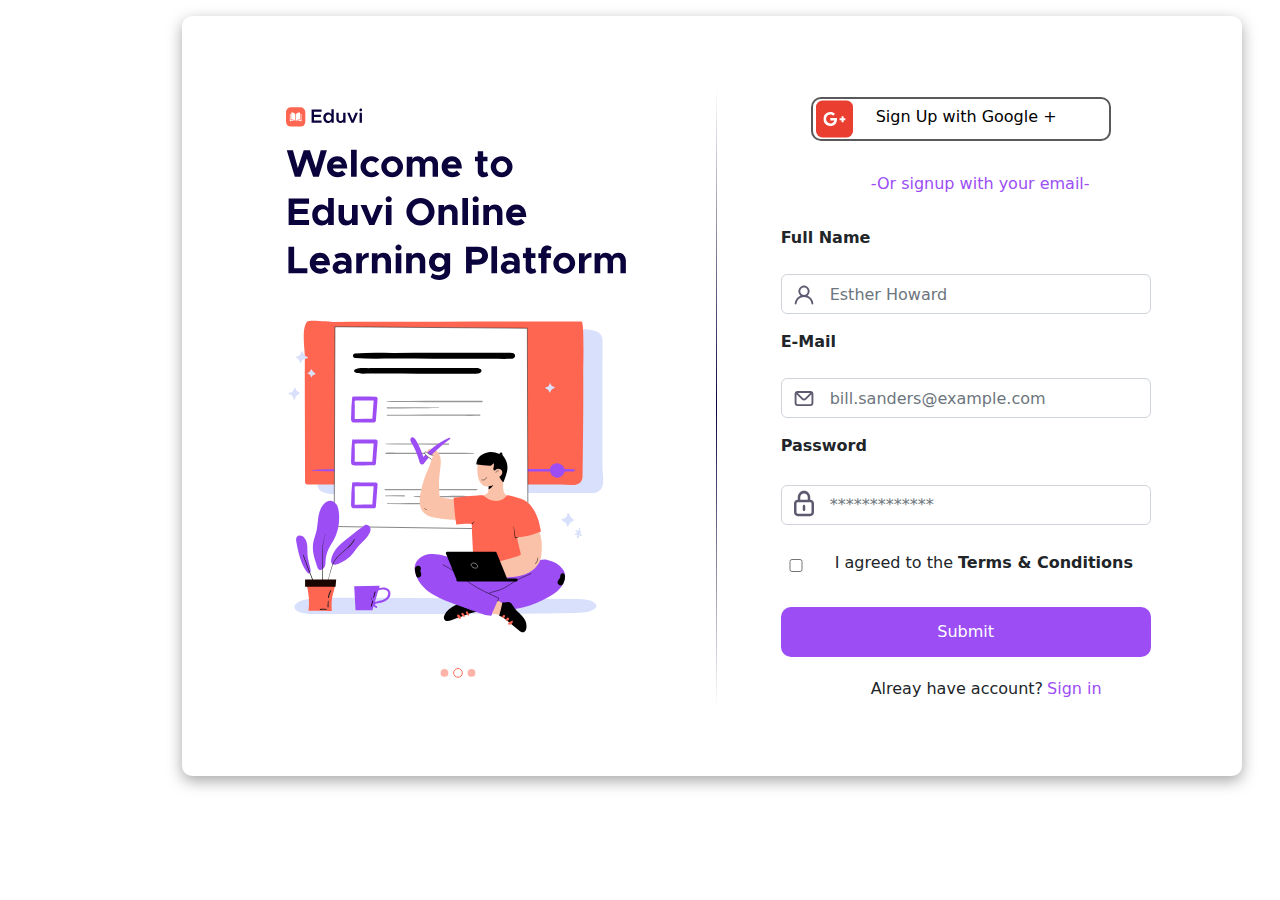
<file: index.html>
<!DOCTYPE html>
<html lang="en">
<head>
    <meta charset="UTF-8">
    <meta http-equiv="X-UA-Compatible" content="IE=edge">
    <meta name="viewport" content="width=device-width, initial-scale=1.0">
    <!-- Bootstrap css -->
    <link rel="stylesheet" href="../bootstrap/css/bootstrap.min.css">
    <!-- main css -->
    <link rel="stylesheet" href="./registeration/registr.css">
    <title>Registeration</title>
</head>
<body>
<div class="container">
    <div class=" my-card mt-3 mb-3 p-3" > 
        <div class="row g-0">
          <div class="col-md-4 d-flex images-div">
            <img src="../images/Left.svg" class="img-fluid rounded-start big-img" alt="...">
            <img src="../images/hr-reg.svg" class="hr" alt="">
          </div>
          <div class="col-md-8">
            <div class="card-body">
             <button class="google d-flex "> <img src="../images/logo-icon.svg" class="google-icon" alt=""><p class="google-desc">Sign Up with Google +</p> </button>
             <a href="https://mail.google.com/ " target="_blank" class="card-text sig-email text-decoration-none href-reg">-Or signup with your email-</a>
  
              <form class="inp-form" id="registration">
                <div class="mb-3">
                  <label for="fullname" class=" input"><strong>Full Name</strong> </label>
               <div class="full-name-div"><img class="vector-svg" src="../images/odam.svg" alt=""><input type="text" class="form-control inp-with ps-5" id="userNameRegister" placeholder="Esther Howard" ></div> 
              
                </div>
                <div class="mb-3">
                  <label for="email" class=" input"><strong>E-Mail</strong> </label>
                 <div class="emile-div"><img  class="vector-svg" src="../images/xat.svg" alt=""><input type="text" class="form-control inp-with ps-5" id="userEmailRegister" placeholder="bill.sanders@example.com"></div> 
                </div>

                <div class="mb-3">
                  <label for="password" class=" input"><strong>Password</strong> </label>
                 <div class="password-div"><img  class="vector-svg" src="../images/qulf.svg" alt=""><input type="password" class="form-control inp-with ps-5" id="userPasswordRegister" placeholder="*************"></div>  
                </div>


                
                <div class="mb-3 d-flex align-items-center gap-4">
                  <input type="checkbox"  id="iagree"> <p class="chekbox-chek">I agreed to the <strong> Terms & Conditions</strong> </p>
                </div>

                <button type="submit" class="btn btn-ozimizniki">Submit</button>
                <div class="go-login d-flex gap-1 "><p>Alreay have account?</p><a class="text-decoration-none href-reg" href="../login-page/login.html"> Sign in</a></div>
              </form>

            </div>
          </div>
        </div>
      </div>
</div>

</body>
<script src="../utils.js"></script>
<script src="../regist.js"></script>
</html>
</file>
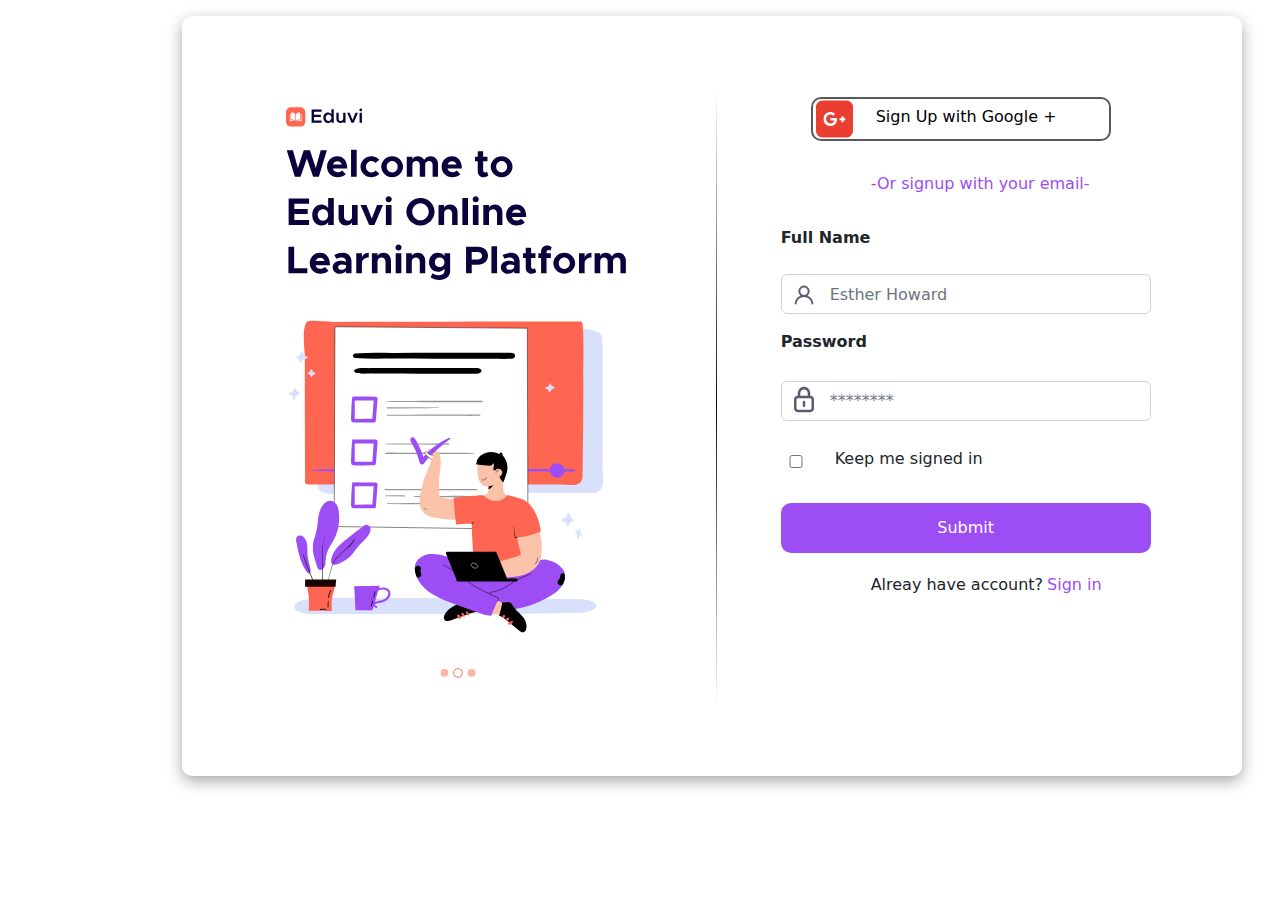
<file: login-page/login.html>
<!DOCTYPE html>
<html lang="en">
<head>
    <meta charset="UTF-8">
    <meta http-equiv="X-UA-Compatible" content="IE=edge">
    <meta name="viewport" content="width=device-width, initial-scale=1.0">
    <!-- Bootstrap css -->
    <link rel="stylesheet" href="../bootstrap/css/bootstrap.min.css">
    <!-- main css -->
    <link rel="stylesheet" href="./login.css">
    <title>Login</title>
</head>
<body>
<div class="container">
    <div class=" my-card mt-3 mb-3 p-3" >
        <div class="row g-0">
          <div class="col-md-4 d-flex images-div">
            <img src="../images/Left.svg" class="img-fluid rounded-start big-img" alt="...">
            <img src="../images/hr-reg.svg" class="hr" alt="">
          </div>
          <div class="col-md-8">
            <div class="card-body">
             <button class="google d-flex "> <img src="../images/logo-icon.svg" class="google-icon" alt=""><p class="google-desc">Sign Up with Google +</p> </button>
              <a href="https://mail.google.com/" target="_blank" class="card-text sig-email text-decoration-none href-reg">-Or signup with your email-</a>
  
              <form class="inp-form" id="login">
                <div class="mb-3">
                  <label for="fullname" class=" input"><strong>Full Name</strong> </label>
               <div class="full-name-div"><img class="vector-svg" src="../images/odam.svg" alt=""><input type="text" class="form-control inp-with ps-5" id="userNameRegister" placeholder="Esther Howard" ></div> 
              
                </div>
          

                <div class="mb-3">
                  <label for="password" class=" input"><strong>Password</strong> </label>
                 <div class="password-div"><img  class="vector-svg" src="../images/qulf.svg" alt=""><input type="password" class="form-control inp-with ps-5" id="userPasswordRegister" placeholder="********"></div>  
                </div>


                
                <div class="mb-3 d-flex align-items-center gap-4">
                  <input type="checkbox"  id="iagree"> <p class="chekbox-chek">Keep me signed in</p>
                </div>

                <button type="submit" class="btn btn-ozimizniki">Submit</button>
                <div class="go-login d-flex gap-1 "><p>Alreay have account?</p><a class="text-decoration-none href-reg" href="../index.html "> Sign in</a></div>
              </form>

            </div>
          </div>
        </div>
      </div>
</div>

</body>
<script src="../utils.js"></script>
<script src="./login.js"></script>
</html>
</file>
<file: registeration/registr.css>
.hr{
    width: 2px  !important;
    height: 630px  !important;
    margin-left:87px !important;
    margin-top: 50px;
}
.google{
    width: 300px;
    height: 44px;
    border: 2px solid rgba(0, 0, 0, 0.652);
    border-radius: 10px;
    margin-left: 270px;
    margin-bottom: 0px;
    background: #fff;
    position: absolute;
    margin-top: 65px;
}
.google-icon{
    position: relative;
    left: -03px;
    width: 37px;
}
.sig-email{
position: relative;
left: 330px;
top: 140px;
width: 196px;
}
.inp-form{
    margin-left: 240px;
    margin-top: 170px;
}
.chekbox-chek{
    margin-top: 10px;
}
.btn-ozimizniki{
    width: 370px;
height: 50px;
background: #9C4DF4;
border-radius: 10px;
color:#fff;
}
.btn-ozimizniki:hover{
    border: 1px solid black;
    color: #000;
}
.go-login{
    margin-left: 90px;
    margin-top: 20px;
}
.href-reg{
    color: #9C4DF4;
}
.google-desc{
    margin-top: 5px;
    margin-left: 20px;
}
.vector-svg{
    position: relative;
    width: 20px;
    top: 32px;
    left: 13px;
}
.my-card{
    width: 1060px;
    box-shadow: rgba(0, 0, 0, 0.35) 0px 5px 15px;
    border-radius:10px;
    margin-left: 100px;
    height: 760px;
}
.big-img{
   width: 355px;
   height: 591px;
   margin-left: 88px;
   margin-top: 65px;
   /* margin-bottom: 54px; */
}
#iagree{
    width: 30px;
}
.inp-with{
    width: 370px;
    height: 40px;
}

/* responseve************************************************************************************************************************ */

@media only screen and (max-width: 992px) {




.hr{
    width: 2px  !important;
    height: 630px  !important;
    margin-left:57px !important;
    margin-top: 50px;
}
.google{
    width: 260px;
    height: 44px;
    border: 2px solid rgba(0, 0, 0, 0.652);
    border-radius: 10px;
    margin-left: 225px;
    margin-bottom: 0px;
    background: #fff;
    position: absolute;
    margin-top: 65px;
}
.google-icon{
    position: relative;
    left: -03px;
    width: 37px;
}
.sig-email{
position: relative;
left: 267px;
top: 140px;
width: 196px;
}
.inp-form{
    margin-left: 200px;
    margin-top: 170px;
}
.chekbox-chek{
    margin-top: 10px;
}
.btn-ozimizniki{
    width: 310px;
height: 50px;
background: #9C4DF4;
border-radius: 10px;
color:#fff;
}
.btn-ozimizniki:hover{
    border: 1px solid black;
    color: #000;
}
.go-login{
    margin-left: 60px;
    margin-top: 20px;
}
.href-reg{
    color: #9C4DF4;
}
.google-desc{
    margin-top: 5px;
    margin-left: 20px;
}
.vector-svg{
    position: relative;
    width: 20px;
    top: 32px;
    left: 13px;
}
.my-card{
    width: 864px;
    box-shadow: rgba(0, 0, 0, 0.35) 0px 5px 15px;
    border-radius:10px;
    margin-left: 40px;
    height: 800px;
}
.big-img{
   width: 355px;
   height: 591px;
   margin-left: 88px;
   margin-top: 65px;
   /* margin-bottom: 54px; */
}
#iagree{
    width: 30px;
}
.inp-with{
    width: 310px;
    height: 40px;
}
}


/* 768******************************************************************************************************
*/



@media only screen and (max-width: 768px) {




    .hr{
        width: 2px  !important;
        height: 630px  !important;
        margin-left:37px !important;
        margin-top: 50px;
    }
    .google{
        width: 235px;
        height: 44px;
        border: 2px solid rgba(0, 0, 0, 0.652);
        border-radius: 10px;
        margin-left: 170px;
        margin-bottom: 0px;
        background: #fff;
        position: absolute;
        margin-top: 65px;
    }
    .google-icon{
        position: relative;
        left: -03px;
        width: 37px;
    }
    .sig-email{
    position: relative;
    left: 190px;
    top: 140px;
    width: 196px;
    }
    .inp-form{
        margin-left: 140px;
        margin-top: 170px;
    }
    .chekbox-chek{
        margin-top: 10px;
    }
    .btn-ozimizniki{
        width: 310px;
    height: 50px;
    background: #9C4DF4;
    border-radius: 10px;
    color:#fff;
    }
    .btn-ozimizniki:hover{
        border: 1px solid black;
        color: #000;
    }
    .go-login{
        margin-left: 60px;
        margin-top: 20px;
    }
    .href-reg{
        color: #9C4DF4;
    }
    .google-desc{
        margin-top: 5px;
        margin-left: 20px;
    }
    .vector-svg{
        position: relative;
        width: 20px;
        top: 32px;
        left: 13px;
    }
    .my-card{
        width: 724px;
        box-shadow: rgba(0, 0, 0, 0.35) 0px 5px 15px;
        border-radius:10px;
        margin-left: -15px;
        height: 700px;
        position: relative;
        top: 50px;
    }
    .big-img{
       width: 864px;
       height: 600px;
       margin-left: 68px;
       margin-top:5px;

    }
    #iagree{
        width: 30px;
    }
    .inp-with{
        width: 300px;
        height: 40px;
    }
    }




    /* 576******************************************************************************************************
*/



@media only screen and (max-width: 576px) {




    .hr{
        width: 2px  !important;
        height: 630px  !important;
        margin-left:37px !important;
        margin-top: 50px;
        display: none;
    }
    .google{
        width: 295px;
        height: 50px;
        border: 2px solid rgba(0, 0, 0, 0.652);
        border-radius: 10px;
        margin-left: 110px;
        margin-bottom: 0px;
        background: #fff;
        position: absolute;
        margin-top: 65px;
        display: flex;
        align-items: center;
        top: -20px;

    }
    .google-icon{
        position: relative;
        left: -04px;
        width: 37px;
      width: 44px;
    }
    .sig-email{
    position: relative;
    left: 160px;
    top: 110px;
    width: 196px;
    }
    .inp-form{
        margin-left: 110px;
        margin-top: 130px;
    }
    .chekbox-chek{
        margin-top: 10px;
    }
    .btn-ozimizniki{
        width: 310px;
    height: 50px;
    background: #9C4DF4;
    border-radius: 10px;
    color:#fff;
    }
    .btn-ozimizniki:hover{
        border: 1px solid black;
        color: #000;
    }
    .go-login{
        margin-left: 60px;

    }
    .href-reg{
        color: #9C4DF4;
    }
    .google-desc{
        margin-top: 5px;
        margin-left: 20px;
    }
    .vector-svg{
        position: relative;
        width: 20px;
        top: 32px;
        left: 13px;
    }
    .my-card{
        width: 534px;
        box-shadow: rgba(0, 0, 0, 0.35) 0px 5px 15px;
        border-radius:10px;
        margin-left: -15px;
        height: 670px;
        position: relative;
        top: 0px;
    }
    .big-img{
   display: none;

    }
    #iagree{
        width: 30px;
    }
    .inp-with{
        width: 300px;
        height: 40px;
    }
    }




     /* 375******************************************************************************************************
*/



@media only screen and (max-width: 376px) {




    .hr{
        width: 2px  !important;
        height: 630px  !important;
        margin-left:37px !important;
        margin-top: 50px;
        display: none;
    }
    .google{
        width: 295px;
        height: 50px;
        border: 2px solid rgba(0, 0, 0, 0.652);
        border-radius: 10px;
        margin-left: 10px;
        margin-bottom: 0px;
        background: #fff;
        position: absolute;
        margin-top: 65px;
        display: flex;
        align-items: center;
        top: -20px;


    }
    .google-icon{
        position: relative;
        left: -04px;
        width: 37px;
      width: 44px;
    }
    .sig-email{
    position: relative;
    left: 70px;
    top: 110px;
    width: 196px;
    }
    .inp-form{
        margin-left: 10px;
        margin-top: 130px;
        width: 334px;
    }
    .chekbox-chek{
        margin-top: 10px;
    }
    .btn-ozimizniki{
        width: 310px;
    height: 50px;
    background: #9C4DF4;
    border-radius: 10px;
    color:#fff;
    }
    .btn-ozimizniki:hover{
        border: 1px solid black;
        color: #000;
    }
    .go-login{
        margin-left: 60px;

    }
    .href-reg{
        color: #9C4DF4;
    }
    .google-desc{
        margin-top: 5px;
        margin-left: 20px;
    }
    .vector-svg{
        position: relative;
        width: 20px;
        top: 32px;
        left: 13px;
    }
    .my-card{
        width: 360px;
        box-shadow: rgba(0, 0, 0, 0.35) 0px 5px 15px;
        border-radius:10px;
        margin-left: -5px;
        height: 670px;
        position: relative;
        top: 0px;

     
    }
    .big-img{
   display: none;

    }
    #iagree{
        width: 30px;
    }
    .inp-with{
        width: 300px;
        height: 40px;
    }
    .card-body{
        padding: 0 !important;
    }

    }
</file>
<file: login-page/login.css>
.hr{
    width: 2px  !important;
    height: 630px  !important;
    margin-left:87px !important;
    margin-top: 50px;
}
.google{
    width: 300px;
    height: 44px;
    border: 2px solid rgba(0, 0, 0, 0.652);
    border-radius: 10px;
    margin-left: 270px;
    margin-bottom: 0px;
    background: #fff;
    position: absolute;
    margin-top: 65px;
}
.google-icon{
    position: relative;
    left: -03px;
    width: 37px;
}
.sig-email{
position: relative;
left: 330px;
top: 140px;
width: 196px;
}
.inp-form{
    margin-left: 240px;
    margin-top: 170px;
}
.chekbox-chek{
    margin-top: 10px;
}
.btn-ozimizniki{
    width: 370px;
height: 50px;
background: #9C4DF4;
border-radius: 10px;
color:#fff;
}
.btn-ozimizniki:hover{
    border: 1px solid black;
    color: #000;
}
.go-login{
    margin-left: 90px;
    margin-top: 20px;
}
.href-reg{
    color: #9C4DF4;
}
.google-desc{
    margin-top: 5px;
    margin-left: 20px;
}
.vector-svg{
    position: relative;
    width: 20px;
    top: 32px;
    left: 13px;
}
.my-card{
    width: 1060px;
    box-shadow: rgba(0, 0, 0, 0.35) 0px 5px 15px;
    border-radius:10px;
    margin-left: 100px;
    height: 760px;
}
.big-img{
   width: 355px;
   height: 591px;
   margin-left: 88px;
   margin-top: 65px;
   /* margin-bottom: 54px; */
}
#iagree{
    width: 30px;
}
.inp-with{
    width: 370px;
    height: 40px;
}

/* responseve************************************************************************************************************************ */

@media only screen and (max-width: 992px) {




    .hr{
        width: 2px  !important;
        height: 630px  !important;
        margin-left:57px !important;
        margin-top: 50px;
    }
    .google{
        width: 260px;
        height: 44px;
        border: 2px solid rgba(0, 0, 0, 0.652);
        border-radius: 10px;
        margin-left: 225px;
        margin-bottom: 0px;
        background: #fff;
        position: absolute;
        margin-top: 65px;
    }
    .google-icon{
        position: relative;
        left: -03px;
        width: 37px;
    }
    .sig-email{
    position: relative;
    left: 267px;
    top: 140px;
    width: 196px;
    }
    .inp-form{
        margin-left: 200px;
        margin-top: 170px;
    }
    .chekbox-chek{
        margin-top: 10px;
    }
    .btn-ozimizniki{
        width: 310px;
    height: 50px;
    background: #9C4DF4;
    border-radius: 10px;
    color:#fff;
    }
    .btn-ozimizniki:hover{
        border: 1px solid black;
        color: #000;
    }
    .go-login{
        margin-left: 60px;
        margin-top: 20px;
    }
    .href-reg{
        color: #9C4DF4;
    }
    .google-desc{
        margin-top: 5px;
        margin-left: 20px;
    }
    .vector-svg{
        position: relative;
        width: 20px;
        top: 32px;
        left: 13px;
    }
    .my-card{
        width: 864px;
        box-shadow: rgba(0, 0, 0, 0.35) 0px 5px 15px;
        border-radius:10px;
        margin-left: 40px;
        height: 800px;
    }
    .big-img{
       width: 355px;
       height: 591px;
       margin-left: 88px;
       margin-top: 65px;
       /* margin-bottom: 54px; */
    }
    #iagree{
        width: 30px;
    }
    .inp-with{
        width: 310px;
        height: 40px;
    }
    }
    
    
    /* 768******************************************************************************************************
    */
    
    
    
    @media only screen and (max-width: 768px) {
    
    
    
    
        .hr{
            width: 2px  !important;
            height: 630px  !important;
            margin-left:37px !important;
            margin-top: 50px;
        }
        .google{
            width: 235px;
            height: 44px;
            border: 2px solid rgba(0, 0, 0, 0.652);
            border-radius: 10px;
            margin-left: 170px;
            margin-bottom: 0px;
            background: #fff;
            position: absolute;
            margin-top: 65px;
        }
        .google-icon{
            position: relative;
            left: -03px;
            width: 37px;
        }
        .sig-email{
        position: relative;
        left: 190px;
        top: 140px;
        width: 196px;
        }
        .inp-form{
            margin-left: 140px;
            margin-top: 170px;
        }
        .chekbox-chek{
            margin-top: 10px;
        }
        .btn-ozimizniki{
            width: 310px;
        height: 50px;
        background: #9C4DF4;
        border-radius: 10px;
        color:#fff;
        }
        .btn-ozimizniki:hover{
            border: 1px solid black;
            color: #000;
        }
        .go-login{
            margin-left: 60px;
            margin-top: 20px;
        }
        .href-reg{
            color: #9C4DF4;
        }
        .google-desc{
            margin-top: 5px;
            margin-left: 20px;
        }
        .vector-svg{
            position: relative;
            width: 20px;
            top: 32px;
            left: 13px;
        }
        .my-card{
            width: 724px;
            box-shadow: rgba(0, 0, 0, 0.35) 0px 5px 15px;
            border-radius:10px;
            margin-left: -15px;
            height: 700px;
            position: relative;
            top: 50px;
        }
        .big-img{
           width: 864px;
           height: 600px;
           margin-left: 68px;
           margin-top:5px;
    
        }
        #iagree{
            width: 30px;
        }
        .inp-with{
            width: 300px;
            height: 40px;
        }
        }
    
    
    
    
        /* 576******************************************************************************************************
    */
    
    
    
    @media only screen and (max-width: 576px) {
    
    
    
    
        .hr{
            width: 2px  !important;
            height: 630px  !important;
            margin-left:37px !important;
            margin-top: 50px;
            display: none;
        }
        .google{
            width: 295px;
            height: 50px;
            border: 2px solid rgba(0, 0, 0, 0.652);
            border-radius: 10px;
            margin-left: 110px;
            margin-bottom: 0px;
            background: #fff;
            position: absolute;
            margin-top: 65px;
            display: flex;
            align-items: center;
            top: -20px;
    
        }
        .google-icon{
            position: relative;
            left: -04px;
            width: 37px;
          width: 44px;
        }
        .sig-email{
        position: relative;
        left: 160px;
        top: 110px;
        width: 196px;
        }
        .inp-form{
            margin-left: 110px;
            margin-top: 130px;
        }
        .chekbox-chek{
            margin-top: 10px;
        }
        .btn-ozimizniki{
            width: 310px;
        height: 50px;
        background: #9C4DF4;
        border-radius: 10px;
        color:#fff;
        }
        .btn-ozimizniki:hover{
            border: 1px solid black;
            color: #000;
        }
        .go-login{
            margin-left: 60px;
    
        }
        .href-reg{
            color: #9C4DF4;
        }
        .google-desc{
            margin-top: 5px;
            margin-left: 20px;
        }
        .vector-svg{
            position: relative;
            width: 20px;
            top: 32px;
            left: 13px;
        }
        .my-card{
            width: 534px;
            box-shadow: rgba(0, 0, 0, 0.35) 0px 5px 15px;
            border-radius:10px;
            margin-left: -15px;
            height: 670px;
            position: relative;
            top: 0px;
        }
        .big-img{
       display: none;
    
        }
        #iagree{
            width: 30px;
        }
        .inp-with{
            width: 300px;
            height: 40px;
        }
        }
    
    
    
    
         /* 375******************************************************************************************************
    */
    
    
    
    @media only screen and (max-width: 376px) {
    
    
    
    
        .hr{
            width: 2px  !important;
            height: 630px  !important;
            margin-left:37px !important;
            margin-top: 50px;
            display: none;
        }
        .google{
            width: 295px;
            height: 50px;
            border: 2px solid rgba(0, 0, 0, 0.652);
            border-radius: 10px;
            margin-left: 10px;
            margin-bottom: 0px;
            background: #fff;
            position: absolute;
            margin-top: 65px;
            display: flex;
            align-items: center;
            top: -20px;
    
    
        }
        .google-icon{
            position: relative;
            left: -04px;
            width: 37px;
          width: 44px;
        }
        .sig-email{
        position: relative;
        left: 70px;
        top: 110px;
        width: 196px;
        }
        .inp-form{
            margin-left: 10px;
            margin-top: 130px;
            width: 334px;
        }
        .chekbox-chek{
            margin-top: 10px;
        }
        .btn-ozimizniki{
            width: 310px;
        height: 50px;
        background: #9C4DF4;
        border-radius: 10px;
        color:#fff;
        }
        .btn-ozimizniki:hover{
            border: 1px solid black;
            color: #000;
        }
        .go-login{
            margin-left: 60px;
    
        }
        .href-reg{
            color: #9C4DF4;
        }
        .google-desc{
            margin-top: 5px;
            margin-left: 20px;
        }
        .vector-svg{
            position: relative;
            width: 20px;
            top: 32px;
            left: 13px;
        }
        .my-card{
            width: 360px;
            box-shadow: rgba(0, 0, 0, 0.35) 0px 5px 15px;
            border-radius:10px;
            margin-left: -5px;
            height: 670px;
            position: relative;
            top: 0px;
    
         
        }
        .big-img{
       display: none;
    
        }
        #iagree{
            width: 30px;
        }
        .inp-with{
            width: 300px;
            height: 40px;
        }
        .card-body{
            padding: 0 !important;
        }
    
        }
</file>
